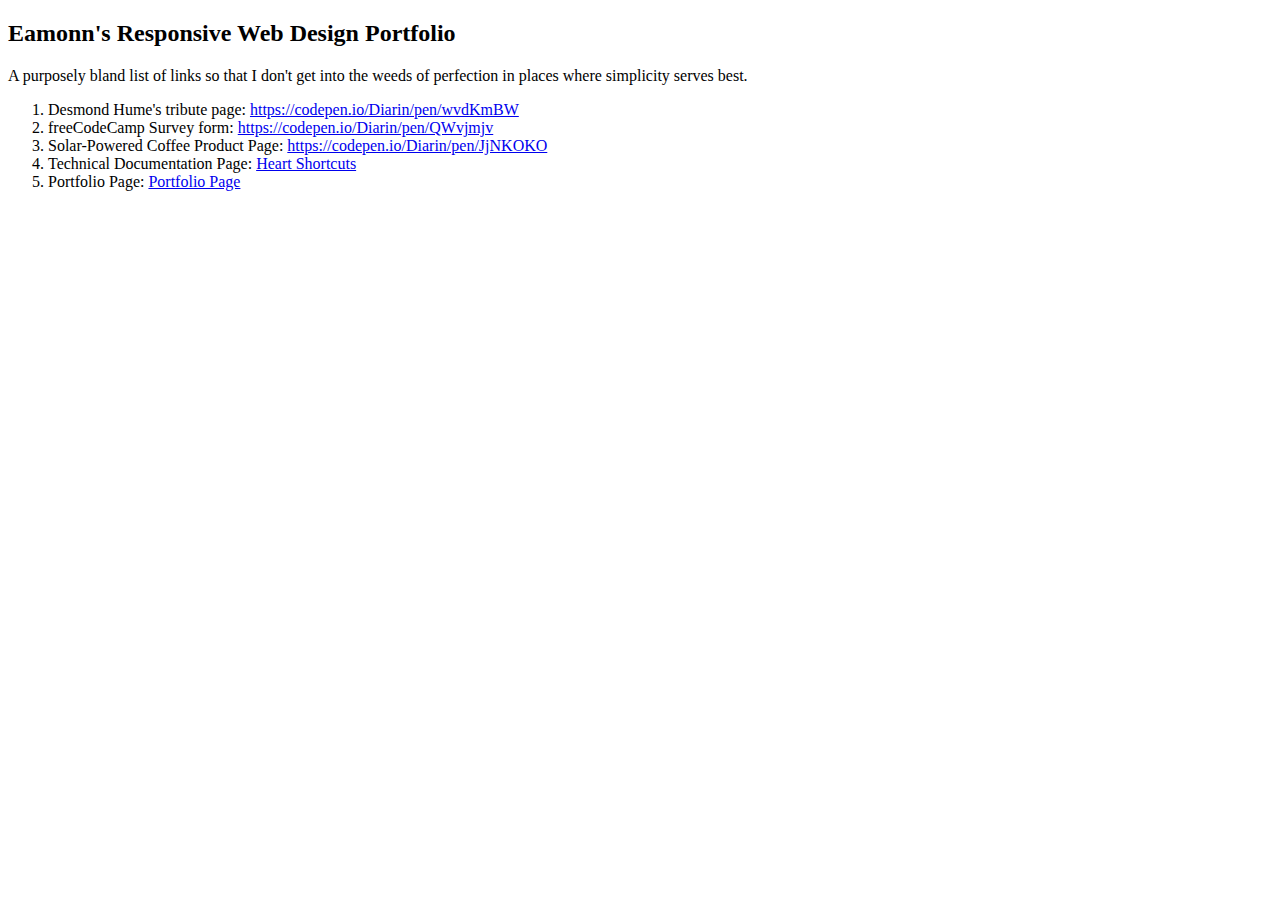
<file: index.html>
<!DOCTYPE html>
<html lang="en">

<head>
    <meta charset="UTF-8">
    <meta http-equiv="X-UA-Compatible" content="IE=edge">
    <meta name="viewport" content="width=device-width, initial-scale=1.0">
    <title>freeCodeCamp Portfolio</title>
</head>

<body>
    <main>
        <section id="responsive-web">
            <h2>Eamonn's Responsive Web Design Portfolio</h2>
            <p>A purposely bland list of links so that I don't get into the weeds of perfection in places where simplicity serves best.</p>
            <ol>
                <li>Desmond Hume's tribute page: <a href="https://codepen.io/Diarin/pen/wvdKmBW"
                        target="_blank">https://codepen.io/Diarin/pen/wvdKmBW</a></li>
                <li>freeCodeCamp Survey form: <a href="https://codepen.io/Diarin/pen/QWvjmjv"
                        target="_blank">https://codepen.io/Diarin/pen/QWvjmjv</a></li>
                <li>Solar-Powered Coffee Product Page: <a href="https://codepen.io/Diarin/pen/JjNKOKO"
                        target="_blank">https://codepen.io/Diarin/pen/JjNKOKO</a></li>
                <li>Technical Documentation Page: <a href="/00_responsive/shortcuts.html">Heart
                        Shortcuts</a></li>
                <li>Portfolio Page: <a href="/00_responsive/portfolio.html">Portfolio Page</a></li>
            </ol>
        </section>
    </main>
</body>

</html>
</file>
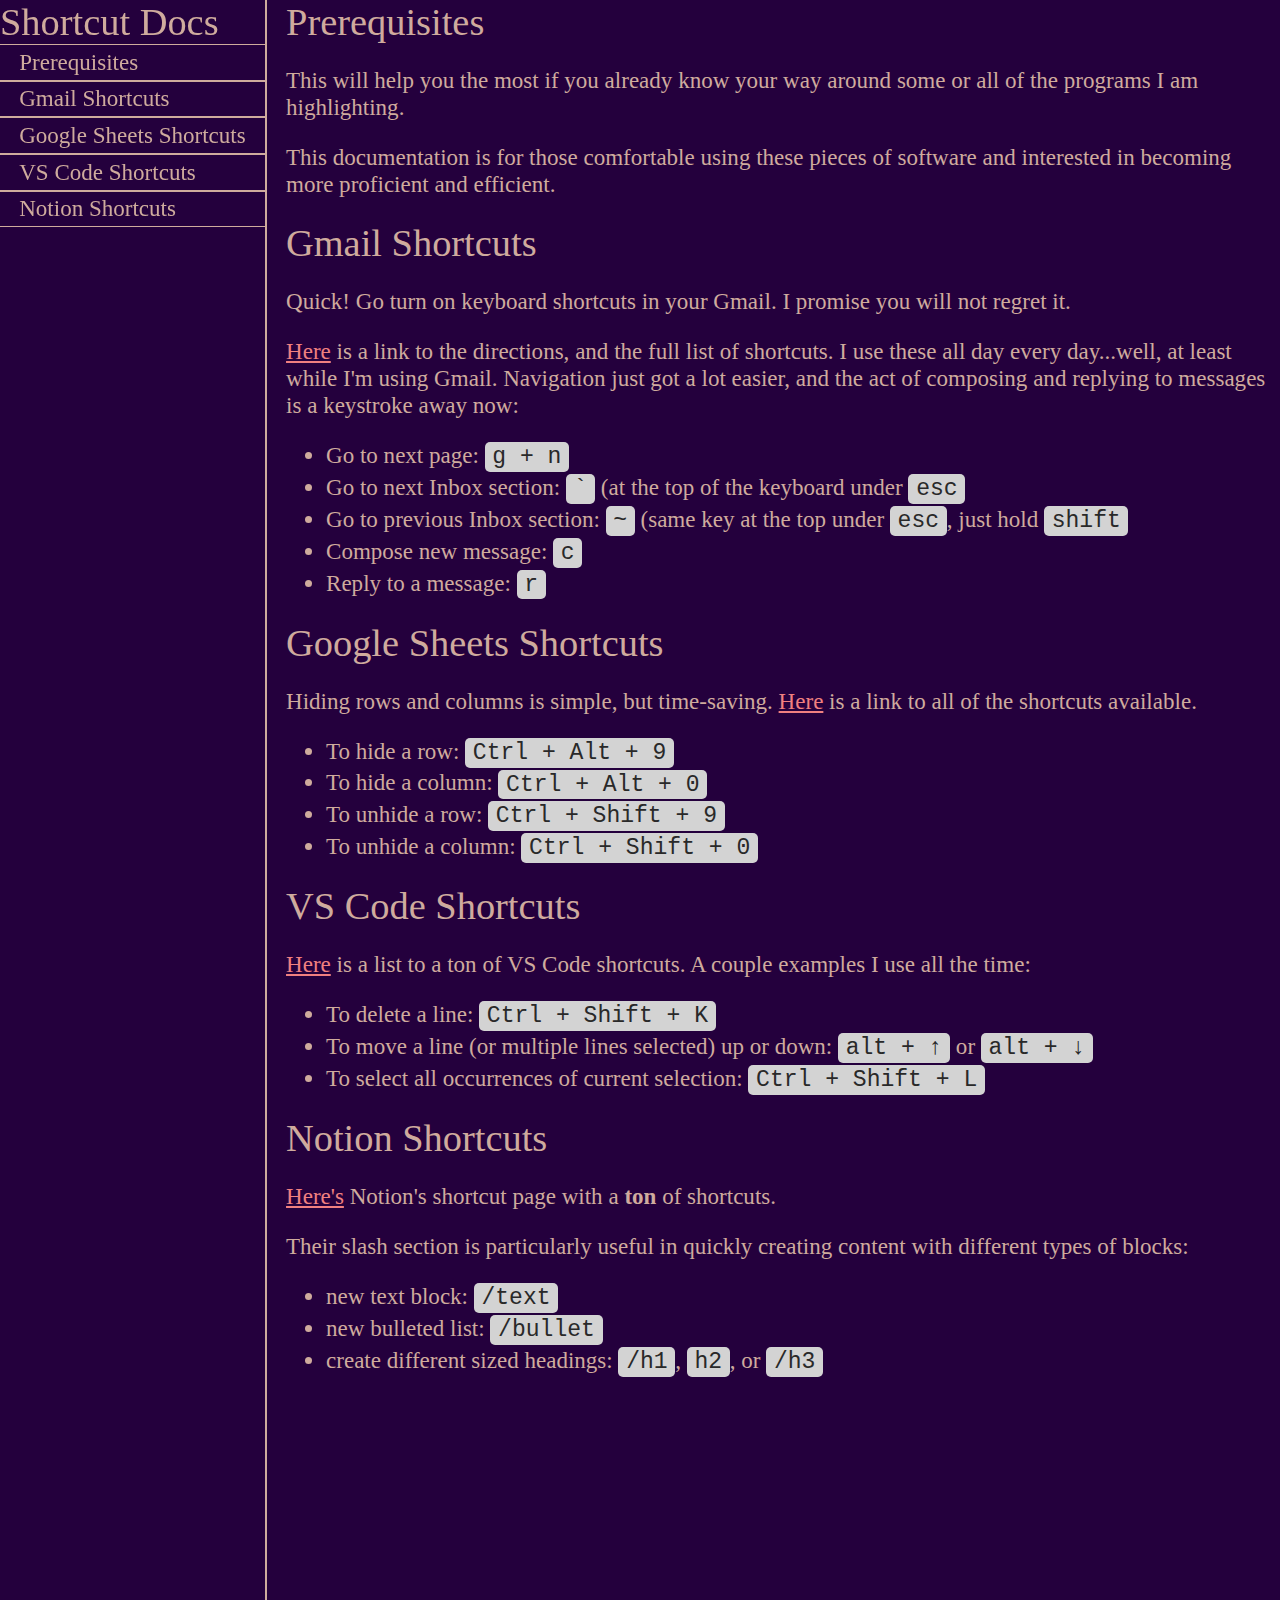
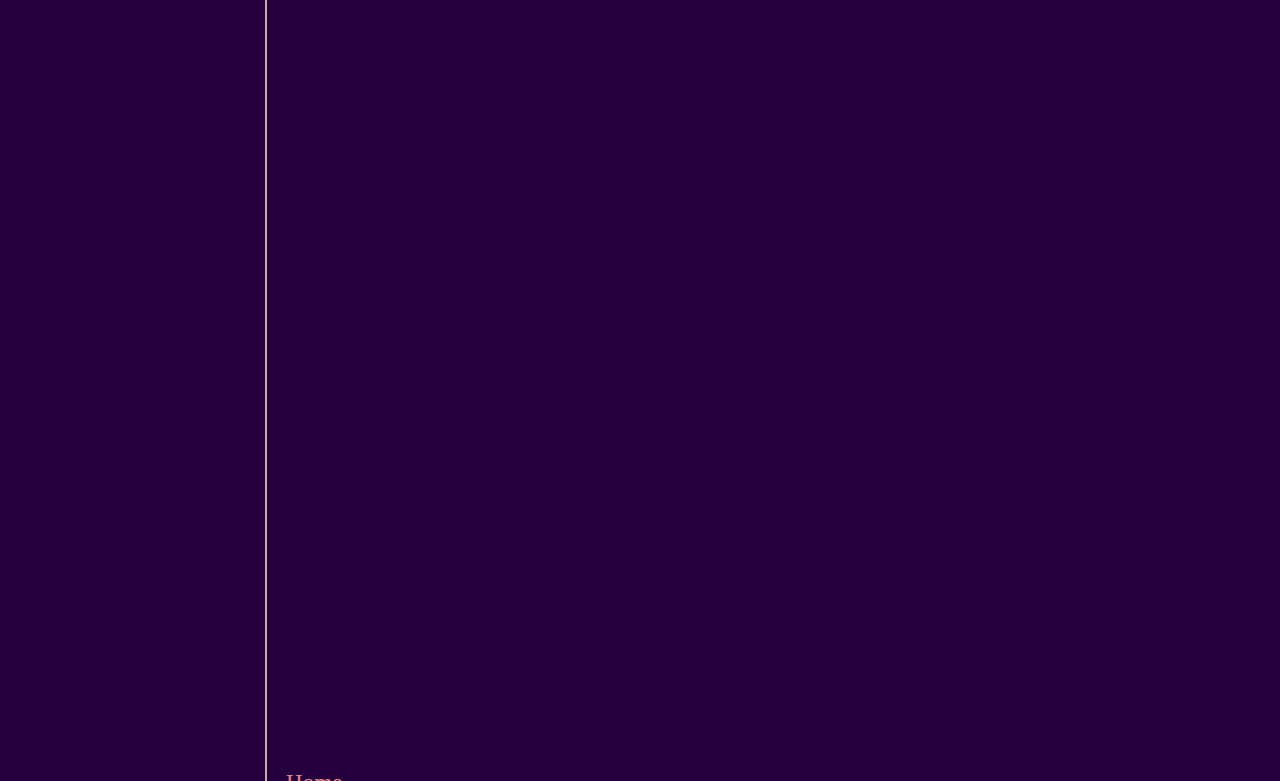
<file: 00_responsive/shortcuts.html>
<!DOCTYPE html>
<html lang="en">

<head>
    <meta charset="UTF-8">
    <meta http-equiv="X-UA-Compatible" content="IE=edge">
    <meta name="viewport" content="width=device-width, initial-scale=1.0">
    <link rel="stylesheet" href="shortcuts.css">
    <title>Heart Shortcuts</title>
</head>

<body>
    <nav id="navbar">
        <header>Shortcut Docs</header>
        <a href="#Prerequisites" class="nav-link">Prerequisites</a>
        <a href="#Gmail_Shortcuts" class="nav-link">Gmail Shortcuts</a>
        <a href="#Google_Sheets_Shortcuts" class="nav-link">Google Sheets Shortcuts</a>
        <a href="#VS_Code_Shortcuts" class="nav-link">VS Code Shortcuts</a>
        <a href="#Notion_Shortcuts" class="nav-link">Notion Shortcuts</a>
    </nav>

    <main id="main-doc">
        <section class="main-section" id="Prerequisites">
            <header>Prerequisites</header>
            <p>
                This will help you the most if you already know your way around some or all of the programs
                I am highlighting.
            </p>
            <p>
                This documentation is for those comfortable using these pieces of software and interested
                in becoming more proficient and efficient.
            </p>
        </section>
        <section class="main-section" id="Gmail_Shortcuts">
            <header>Gmail Shortcuts</header>
            <p>
                Quick! Go turn on keyboard shortcuts in your Gmail. I promise you will not regret it.

            </p>
            <p>
                <a
                    href="https://support.google.com/mail/answer/6594?hl=en&co=GENIE.Platform%3DDesktop#zippy=%2Ccompose-chat%2Cnavigation">Here</a>
                is a link to the directions, and the full list of shortcuts. I use these all day every day...well, at
                least
                while I'm using Gmail.
                Navigation just got a lot easier, and the act of composing and replying to messages is a
                keystroke away now:
            <ul>
                <li>Go to next page: <code>g + n</code></li>
                <li>Go to next Inbox section: <code>`</code> (at the top of the keyboard under <code>esc</code></li>
                <li>Go to previous Inbox section: <code>~</code> (same key at the top under <code>esc</code>, just hold
                    <code>shift</code>
                </li>
                <li>Compose new message: <code>c</code></li>
                <li>Reply to a message: <code>r</code></li>
            </ul>
            </p>
        </section>
        <section class="main-section" id="Google_Sheets_Shortcuts">
            <header>Google Sheets Shortcuts</header>
            <p>
                Hiding rows and columns is simple, but time-saving. <a
                    href="https://support.google.com/docs/answer/181110?hl=en&co=GENIE.Platform%3DDesktop#zippy=%2Cpc-shortcuts">Here</a>
                is a link to all of the shortcuts available.
            <ul>
                <li>To hide a row: <code>Ctrl + Alt + 9</code></li>
                <li>To hide a column: <code>Ctrl + Alt + 0</code></li>
                <li>To unhide a row: <code>Ctrl + Shift + 9</code></li>
                <li>To unhide a column: <code>Ctrl + Shift + 0</code></li>
            </ul>
            </p>
        </section>
        <section class="main-section" id="VS_Code_Shortcuts">
            <header>VS Code Shortcuts</header>
            <p>
                <a href="https://code.visualstudio.com/shortcuts/keyboard-shortcuts-windows.pdf">Here</a>
                is a list to a ton of VS Code shortcuts. A couple examples I use all the time:
            </p>
            <ul>
                <li>To delete a line: <code>Ctrl + Shift + K</code></li>
                <li>To move a line (or multiple lines selected) up or down: <code>alt + &#8593</code> or
                    <code>alt + &#8595</code>
                </li>
                <li>To select all occurrences of current selection: <code>Ctrl + Shift + L</code></li>
            </ul>
        </section>
        <section class="main-section" id="Notion_Shortcuts">
            <header>Notion Shortcuts</header>
            <p>
                <a href="https://www.notion.so/Learn-the-shortcuts-66e28cec810548c3a4061513126766b0">Here's</a> Notion's
                shortcut page with a <strong>ton</strong> of shortcuts.
            </p>
            <p>
                Their slash section is particularly useful in quickly creating content with different types of blocks:
            </p>
            <ul>
                <li>new text block: <code>/text</code></li>
                <li>new bulleted list: <code>/bullet</code></li>
                <li>create different sized headings: <code>/h1</code>, <code>h2</code>, or <code>/h3</code></li>
            </ul>
        </section>
        <footer>
            <a href="/freeCodeCamp-portfolio/">Home</a>
        </footer>
    </main>
    <script src="https://cdn.freecodecamp.org/testable-projects-fcc/v1/bundle.js"></script>
</body>

</html>
</file>
<file: 00_responsive/shortcuts.css>
html, body{
    scroll-behavior: smooth;
    padding: 0;
    margin: 0;
    color: rgb(207, 171, 157);
    background-color: rgb(36, 0, 61);
    font-size: 1.2rem;
}
nav{
    height:max-content;
}

@media(min-width: 700px){
    #navbar{
        position: sticky;
        position:-webkit-sticky;
        top: 0;
    }
    .nav-link{
        display: flex;
        border-top: solid rgb(207, 171, 157) 1px;
        border-bottom: solid rgb(207, 171, 157) 1px;
    }
}
.nav-link{
        display: flex;
        border-top: solid rgb(207, 171, 157) 1px;
        padding: .2rem 1rem;
    }
nav a{
    text-decoration: none;
    color: rgb(207, 171, 157);
}
@media (min-width:700px) {
    body{
        display: grid;
        grid-template-columns: auto auto;
    }
    #main-doc{
        border-left: solid rgb(207, 171, 157) 2px;
        padding-left: 1rem;
    }
    
}
@media(max-width:700px){
    #main-doc{
        border-top: solid rgb(207, 171, 157) 2px;
        border-left: none;
        padding-left: 1rem;
    }
    
}
a{
    color: lightcoral;
}
a:hover{
    color:lightgoldenrodyellow;
}
code{
    color: rgb(41, 41, 41);
    background-color:lightgrey;
    padding: .1rem .4rem;
    border-radius: 5px;
}
header{
    font-size: 2rem;
}
h1{
    font-size: 2.5rem;
}
li{
    margin: .2rem 0;
}
footer{
    margin-top: 100%;
    font-size: 1.2rem;
}
footer a{
    text-decoration: none;
}
</file>
